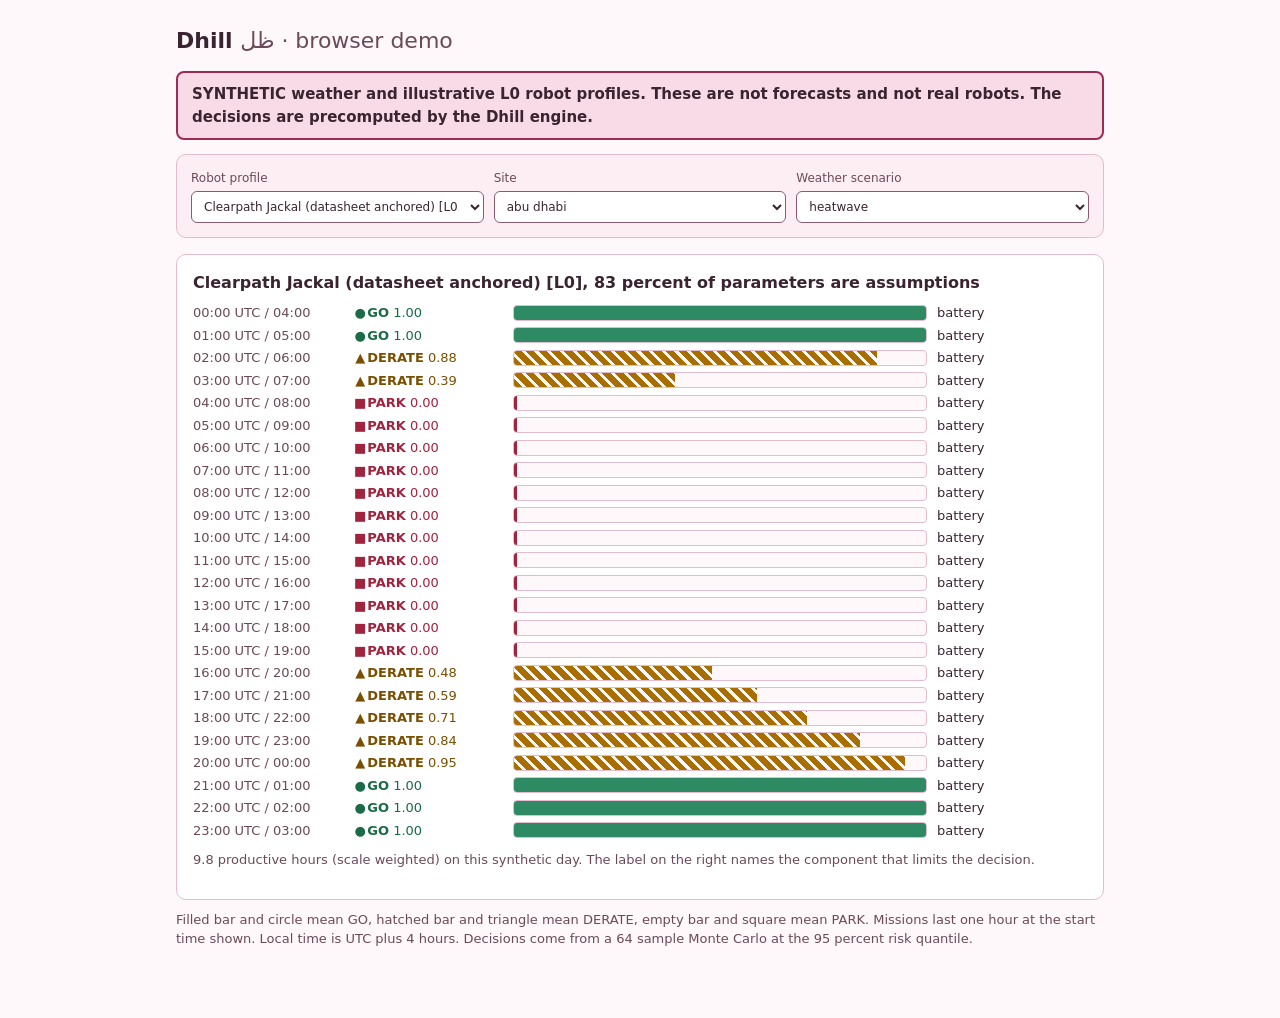
<file: docs/demo/index.html>
<!doctype html>
<html lang="en">
<head>
<meta charset="utf-8">
<meta name="viewport" content="width=device-width, initial-scale=1">
<title>Dhill demo, synthetic and L0</title>
<link rel="stylesheet" href="theme.css">
<style>
*{box-sizing:border-box}
body{margin:0;background:var(--pearl);color:var(--ink);font:15px/1.5 system-ui,-apple-system,"Segoe UI",Roboto,sans-serif}
main{max-width:960px;margin:0 auto;padding:24px 16px 56px}
h1{font-size:22px;margin:0} h1 span{color:var(--mute);font-weight:400}
.banner{background:var(--sakura-100);border:2px solid var(--rose);border-radius:8px;padding:10px 14px;margin:14px 0;font-weight:600}
form{display:grid;grid-template-columns:repeat(auto-fit,minmax(180px,1fr));gap:10px;background:var(--sakura-50);border:1px solid var(--line);border-radius:10px;padding:14px}
label{display:flex;flex-direction:column;font-size:12px;color:var(--mute);gap:4px}
select{font:inherit;color:var(--ink);background:#fff;border:1px solid var(--edge);border-radius:6px;padding:7px 8px}
:focus-visible{outline:3px solid var(--focus);outline-offset:2px}
.card{background:#fff;border:1px solid var(--line);border-radius:10px;padding:16px;margin-top:16px}
.row{display:flex;align-items:center;gap:10px;margin:3px 0;font-variant-numeric:tabular-nums}
.t{width:150px;flex:none;white-space:nowrap;color:var(--mute);font-size:13px}
.lab{width:150px;flex:none;font-size:13px}
.GO{color:var(--go)} .DERATE{color:var(--derate)} .PARK{color:var(--park)}
.glyph{display:inline-block;width:1.1em;text-align:center}
.bar{flex:1;height:16px;background:var(--pearl);border:1px solid var(--line);border-radius:4px;overflow:hidden}
.bar i{display:block;height:100%}
.bar i.GO{background:var(--go-fill)}
.bar i.DERATE{background:repeating-linear-gradient(45deg,var(--derate-fill),var(--derate-fill) 6px,transparent 6px,transparent 9px)}
.bar i.PARK{background:transparent;border-left:3px solid var(--park-fill)}
.note{color:var(--mute);font-size:13px;margin-top:10px}
#err{color:var(--park);margin-top:12px}
@media (max-width:640px){.t{width:112px;font-size:12px}.lab{width:104px;font-size:12px}.row{flex-wrap:wrap}.bar{min-width:100%;order:3}}
</style>
</head>
<body>
<main>
<h1>Dhill <span>ظل · browser demo</span></h1>
<div class="banner" role="note">SYNTHETIC weather and illustrative L0 robot profiles. These are not forecasts and not real robots. The decisions are precomputed by the Dhill engine.</div>
<form id="f">
<label>Robot profile<select id="profile"></select></label>
<label>Site<select id="site"></select></label>
<label>Weather scenario<select id="scenario"></select></label>
</form>
<div id="err" role="alert"></div>
<div id="out" class="card" aria-live="polite"></div>
<p class="note">Filled bar and circle mean GO, hatched bar and triangle mean DERATE, empty bar and square mean PARK. Missions last one hour at the start time shown. Local time is UTC plus 4 hours. Decisions come from a 64 sample Monte Carlo at the 95 percent risk quantile.</p>
</main>
<script>
const $=id=>document.getElementById(id);
const GLYPH={GO:"●",DERATE:"▲",PARK:"■"};
let DATA=null;
function opt(sel,items){sel.textContent="";for(const [v,t] of items){const o=document.createElement("option");o.value=v;o.textContent=t;sel.appendChild(o)}}
function el(tag,cls,text){const e=document.createElement(tag);if(cls)e.className=cls;if(text!==undefined)e.textContent=text;return e}
function pad(n){return String(n).padStart(2,"0")}
function render(){
  const key=[$("profile").value,$("site").value,$("scenario").value].join("|");
  const rows=DATA.timelines[key]||[];
  const out=$("out");out.textContent="";
  const p=DATA.profiles[$("profile").value];
  out.appendChild(el("h2",null,p.name+" ["+p.evidence_level+"], "+Math.round(p.assumption_fraction*100)+" percent of parameters are assumptions"));
  out.lastChild.style.cssText="margin:0 0 8px;font-size:16px";
  let prod=0;
  for(const s of rows){
    prod+=s.s;
    const h=+s.t.slice(11,13), lh=(h+4)%24;
    const row=el("div","row");
    row.appendChild(el("span","t",pad(h)+":00 UTC / "+pad(lh)+":00"));
    const lab=el("span","lab "+s.a);
    lab.appendChild(el("span","glyph",GLYPH[s.a]));lab.lastChild.setAttribute("aria-hidden","true");
    lab.appendChild(el("b",null,s.a));lab.appendChild(document.createTextNode(" "+s.s.toFixed(2)));
    row.appendChild(lab);
    const bar=el("span","bar");const i=el("i",s.a);i.style.width=Math.round(s.s*100)+"%";bar.appendChild(i);row.appendChild(bar);
    row.appendChild(el("span","lab",s.c.replace(/_/g," ")));
    out.appendChild(row);
  }
  out.appendChild(el("p","note",prod.toFixed(1)+" productive hours (scale weighted) on this synthetic day. The label on the right names the component that limits the decision."));
}
async function init(){
  try{
    const r=await fetch("data.json");if(!r.ok)throw new Error("data.json "+r.status);
    DATA=await r.json();
    opt($("profile"),Object.entries(DATA.profiles).map(([k,v])=>[k,v.name+" ["+v.evidence_level+"]"]));
    opt($("site"),DATA.sites.map(s=>[s,s.replace(/_/g," ")]));
    opt($("scenario"),DATA.scenarios.map(s=>[s,s.replace(/_/g," ")]));
    $("scenario").value="heatwave";
    for(const id of ["profile","site","scenario"])$(id).addEventListener("change",render);
    render();
  }catch(e){$("err").textContent="The demo data could not be loaded: "+e.message+". Serve this folder over http, for example with python -m http.server."}
}
init();
</script>
</body>
</html>
</file>
<file: docs/demo/theme.css>
/* Dhill theme: sakura and pearl. Every text pair is checked by scripts/check_contrast.py (WCAG 2.1 AA). */
:root {
  color-scheme: light;
  --pearl: #fff8fa;
  --sakura-50: #fdeef3;
  --sakura-100: #f8dbe6;
  --sakura-300: #e8a9c1;
  --ink: #3a2430;
  --mute: #6b4a58;
  --line: #e3bccd;
  --edge: #8a5b70;
  --rose: #9c2a55;
  --on-rose: #ffffff;
  --go: #1b6a48;
  --go-fill: #2d8a63;
  --derate: #7a4f00;
  --derate-fill: #a86f00;
  --park: #a1243f;
  --park-fill: #a1243f;
  --focus: #6a1b3d;
}
</file>
